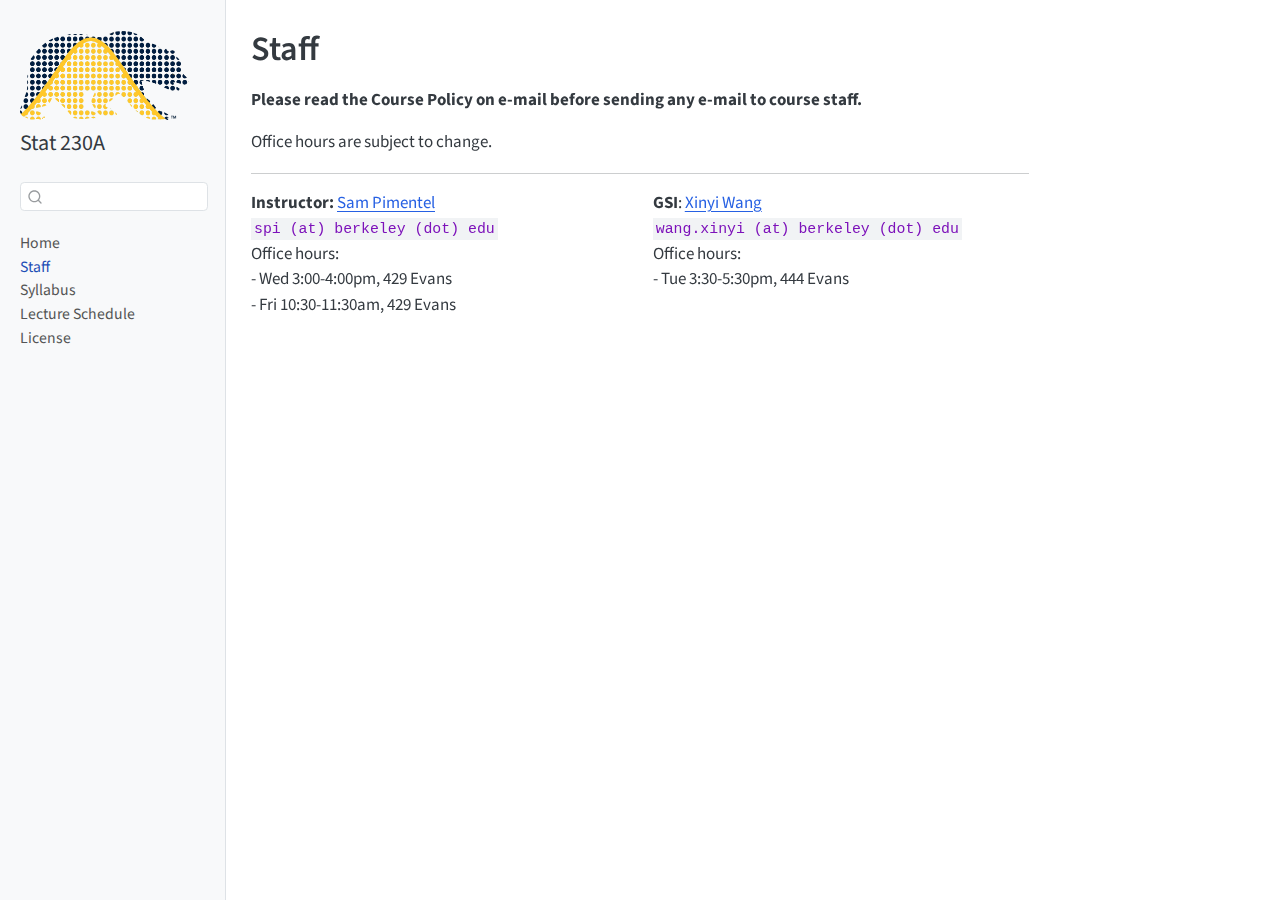
<file: staff.html>
<!DOCTYPE html>
<html xmlns="http://www.w3.org/1999/xhtml" lang="en" xml:lang="en"><head>

<meta charset="utf-8">
<meta name="generator" content="quarto-1.8.27">

<meta name="viewport" content="width=device-width, initial-scale=1.0, user-scalable=yes">


<title>Staff</title>
<style>
code{white-space: pre-wrap;}
span.smallcaps{font-variant: small-caps;}
div.columns{display: flex; gap: min(4vw, 1.5em);}
div.column{flex: auto; overflow-x: auto;}
div.hanging-indent{margin-left: 1.5em; text-indent: -1.5em;}
ul.task-list{list-style: none;}
ul.task-list li input[type="checkbox"] {
  width: 0.8em;
  margin: 0 0.8em 0.2em -1em; /* quarto-specific, see https://github.com/quarto-dev/quarto-cli/issues/4556 */ 
  vertical-align: middle;
}
</style>


<script src="site_libs/quarto-nav/quarto-nav.js"></script>
<script src="site_libs/quarto-nav/headroom.min.js"></script>
<script src="site_libs/clipboard/clipboard.min.js"></script>
<script src="site_libs/quarto-search/autocomplete.umd.js"></script>
<script src="site_libs/quarto-search/fuse.min.js"></script>
<script src="site_libs/quarto-search/quarto-search.js"></script>
<meta name="quarto:offset" content="./">
<script src="site_libs/quarto-html/quarto.js" type="module"></script>
<script src="site_libs/quarto-html/tabsets/tabsets.js" type="module"></script>
<script src="site_libs/quarto-html/axe/axe-check.js" type="module"></script>
<script src="site_libs/quarto-html/popper.min.js"></script>
<script src="site_libs/quarto-html/tippy.umd.min.js"></script>
<script src="site_libs/quarto-html/anchor.min.js"></script>
<link href="site_libs/quarto-html/tippy.css" rel="stylesheet">
<link href="site_libs/quarto-html/quarto-syntax-highlighting-ed96de9b727972fe78a7b5d16c58bf87.css" rel="stylesheet" id="quarto-text-highlighting-styles">
<script src="site_libs/bootstrap/bootstrap.min.js"></script>
<link href="site_libs/bootstrap/bootstrap-icons.css" rel="stylesheet">
<link href="site_libs/bootstrap/bootstrap-c30451789a0a2bcd5e941535c675cd30.min.css" rel="stylesheet" append-hash="true" id="quarto-bootstrap" data-mode="light">
<script id="quarto-search-options" type="application/json">{
  "location": "sidebar",
  "copy-button": false,
  "collapse-after": 3,
  "panel-placement": "start",
  "type": "textbox",
  "limit": 50,
  "keyboard-shortcut": [
    "f",
    "/",
    "s"
  ],
  "show-item-context": false,
  "language": {
    "search-no-results-text": "No results",
    "search-matching-documents-text": "matching documents",
    "search-copy-link-title": "Copy link to search",
    "search-hide-matches-text": "Hide additional matches",
    "search-more-match-text": "more match in this document",
    "search-more-matches-text": "more matches in this document",
    "search-clear-button-title": "Clear",
    "search-text-placeholder": "",
    "search-detached-cancel-button-title": "Cancel",
    "search-submit-button-title": "Submit",
    "search-label": "Search"
  }
}</script>
<script async="" src="https://www.googletagmanager.com/gtag/js?id=G-XV9VYHN1MF"></script>

<script type="text/javascript">

window.dataLayer = window.dataLayer || [];
function gtag(){dataLayer.push(arguments);}
gtag('js', new Date());
gtag('config', 'G-XV9VYHN1MF', { 'anonymize_ip': true});
</script>
<script async="" src="https://siteimproveanalytics.com/js/siteanalyze_6294756.js"></script>


<link rel="stylesheet" href="assets/styles.css">
</head>

<body class="nav-sidebar docked quarto-light">

<div id="quarto-search-results"></div>
  <header id="quarto-header" class="headroom fixed-top">
  <nav class="quarto-secondary-nav">
    <div class="container-fluid d-flex">
      <button type="button" class="quarto-btn-toggle btn" data-bs-toggle="collapse" role="button" data-bs-target=".quarto-sidebar-collapse-item" aria-controls="quarto-sidebar" aria-expanded="false" aria-label="Toggle sidebar navigation" onclick="if (window.quartoToggleHeadroom) { window.quartoToggleHeadroom(); }">
        <i class="bi bi-layout-text-sidebar-reverse"></i>
      </button>
        <nav class="quarto-page-breadcrumbs" aria-label="breadcrumb"><ol class="breadcrumb"><li class="breadcrumb-item"><a href="./staff.html">Staff</a></li></ol></nav>
        <a class="flex-grow-1" role="navigation" data-bs-toggle="collapse" data-bs-target=".quarto-sidebar-collapse-item" aria-controls="quarto-sidebar" aria-expanded="false" aria-label="Toggle sidebar navigation" onclick="if (window.quartoToggleHeadroom) { window.quartoToggleHeadroom(); }">      
        </a>
      <button type="button" class="btn quarto-search-button" aria-label="Search" onclick="window.quartoOpenSearch();">
        <i class="bi bi-search"></i>
      </button>
    </div>
  </nav>
</header>
<!-- content -->
<div id="quarto-content" class="quarto-container page-columns page-rows-contents page-layout-article">
<!-- sidebar -->
  <nav id="quarto-sidebar" class="sidebar collapse collapse-horizontal quarto-sidebar-collapse-item sidebar-navigation docked overflow-auto">
    <div class="pt-lg-2 mt-2 text-left sidebar-header sidebar-header-stacked">
      <a href="./index.html" class="sidebar-logo-link">
      <img src="./assets/stat_bear.png" alt="" class="sidebar-logo light-content py-0 d-lg-inline d-none">
      <img src="./assets/stat_bear.png" alt="" class="sidebar-logo dark-content py-0 d-lg-inline d-none">
      </a>
    <div class="sidebar-title mb-0 py-0">
      <a href="./">Stat 230A</a> 
    </div>
      </div>
        <div class="mt-2 flex-shrink-0 align-items-center">
        <div class="sidebar-search">
        <div id="quarto-search" class="" title="Search"></div>
        </div>
        </div>
    <div class="sidebar-menu-container"> 
    <ul class="list-unstyled mt-1">
        <li class="sidebar-item">
  <div class="sidebar-item-container"> 
  <a href="./index.html" class="sidebar-item-text sidebar-link">
 <span class="menu-text">Home</span></a>
  </div>
</li>
        <li class="sidebar-item">
  <div class="sidebar-item-container"> 
  <a href="./staff.html" class="sidebar-item-text sidebar-link active">
 <span class="menu-text">Staff</span></a>
  </div>
</li>
        <li class="sidebar-item">
  <div class="sidebar-item-container"> 
  <a href="./syllabus.html" class="sidebar-item-text sidebar-link">
 <span class="menu-text">Syllabus</span></a>
  </div>
</li>
        <li class="sidebar-item">
  <div class="sidebar-item-container"> 
  <a href="./schedule.html" class="sidebar-item-text sidebar-link">
 <span class="menu-text">Lecture Schedule</span></a>
  </div>
</li>
        <li class="sidebar-item">
  <div class="sidebar-item-container"> 
  <a href="./license.html" class="sidebar-item-text sidebar-link">
 <span class="menu-text">License</span></a>
  </div>
</li>
    </ul>
    </div>
</nav>
<div id="quarto-sidebar-glass" class="quarto-sidebar-collapse-item" data-bs-toggle="collapse" data-bs-target=".quarto-sidebar-collapse-item"></div>
<!-- margin-sidebar -->
    <div id="quarto-margin-sidebar" class="sidebar margin-sidebar zindex-bottom">
        
    </div>
<!-- main -->
<main class="content" id="quarto-document-content">

<header id="title-block-header" class="quarto-title-block default">
<div class="quarto-title">
<h1 class="title">Staff</h1>
</div>



<div class="quarto-title-meta">

    
  
    
  </div>
  


</header>


<p><strong>Please read the Course Policy on e-mail before sending any e-mail to course staff.</strong></p>
<p>Office hours are subject to change.</p>
<hr>
<div class="grid">
<div class="g-col-6">
<p><strong>Instructor:</strong> <a href="https://statistics.berkeley.edu/people/sam-pimentel" target="_blank">Sam Pimentel</a><br> <code>spi (at) berkeley (dot) edu</code><br> Office hours: <br> - Wed 3:00-4:00pm, 429 Evans<br> - Fri 10:30-11:30am, 429 Evans<br></p>
</div>
<div class="g-col-6">
<p><strong>GSI</strong>: <a href="https://statistics.berkeley.edu/people/xinyi-wang" target="_blank">Xinyi Wang</a><br> <code>wang.xinyi (at) berkeley (dot) edu</code><br> Office hours:<br> - Tue 3:30-5:30pm, 444 Evans<br></p>
</div>
</div>



</main> <!-- /main -->
<script id="quarto-html-after-body" type="application/javascript">
  window.document.addEventListener("DOMContentLoaded", function (event) {
    const icon = "";
    const anchorJS = new window.AnchorJS();
    anchorJS.options = {
      placement: 'right',
      icon: icon
    };
    anchorJS.add('.anchored');
    const isCodeAnnotation = (el) => {
      for (const clz of el.classList) {
        if (clz.startsWith('code-annotation-')) {                     
          return true;
        }
      }
      return false;
    }
    const onCopySuccess = function(e) {
      // button target
      const button = e.trigger;
      // don't keep focus
      button.blur();
      // flash "checked"
      button.classList.add('code-copy-button-checked');
      var currentTitle = button.getAttribute("title");
      button.setAttribute("title", "Copied!");
      let tooltip;
      if (window.bootstrap) {
        button.setAttribute("data-bs-toggle", "tooltip");
        button.setAttribute("data-bs-placement", "left");
        button.setAttribute("data-bs-title", "Copied!");
        tooltip = new bootstrap.Tooltip(button, 
          { trigger: "manual", 
            customClass: "code-copy-button-tooltip",
            offset: [0, -8]});
        tooltip.show();    
      }
      setTimeout(function() {
        if (tooltip) {
          tooltip.hide();
          button.removeAttribute("data-bs-title");
          button.removeAttribute("data-bs-toggle");
          button.removeAttribute("data-bs-placement");
        }
        button.setAttribute("title", currentTitle);
        button.classList.remove('code-copy-button-checked');
      }, 1000);
      // clear code selection
      e.clearSelection();
    }
    const getTextToCopy = function(trigger) {
      const outerScaffold = trigger.parentElement.cloneNode(true);
      const codeEl = outerScaffold.querySelector('code');
      for (const childEl of codeEl.children) {
        if (isCodeAnnotation(childEl)) {
          childEl.remove();
        }
      }
      return codeEl.innerText;
    }
    const clipboard = new window.ClipboardJS('.code-copy-button:not([data-in-quarto-modal])', {
      text: getTextToCopy
    });
    clipboard.on('success', onCopySuccess);
    if (window.document.getElementById('quarto-embedded-source-code-modal')) {
      const clipboardModal = new window.ClipboardJS('.code-copy-button[data-in-quarto-modal]', {
        text: getTextToCopy,
        container: window.document.getElementById('quarto-embedded-source-code-modal')
      });
      clipboardModal.on('success', onCopySuccess);
    }
      var localhostRegex = new RegExp(/^(?:http|https):\/\/localhost\:?[0-9]*\//);
      var mailtoRegex = new RegExp(/^mailto:/);
        var filterRegex = new RegExp("https:\/\/berkeley-stat230a\.github\.io\/spring-2026\/");
      var isInternal = (href) => {
          return filterRegex.test(href) || localhostRegex.test(href) || mailtoRegex.test(href);
      }
      // Inspect non-navigation links and adorn them if external
     var links = window.document.querySelectorAll('a[href]:not(.nav-link):not(.navbar-brand):not(.toc-action):not(.sidebar-link):not(.sidebar-item-toggle):not(.pagination-link):not(.no-external):not([aria-hidden]):not(.dropdown-item):not(.quarto-navigation-tool):not(.about-link)');
      for (var i=0; i<links.length; i++) {
        const link = links[i];
        if (!isInternal(link.href)) {
          // undo the damage that might have been done by quarto-nav.js in the case of
          // links that we want to consider external
          if (link.dataset.originalHref !== undefined) {
            link.href = link.dataset.originalHref;
          }
        }
      }
    function tippyHover(el, contentFn, onTriggerFn, onUntriggerFn) {
      const config = {
        allowHTML: true,
        maxWidth: 500,
        delay: 100,
        arrow: false,
        appendTo: function(el) {
            return el.parentElement;
        },
        interactive: true,
        interactiveBorder: 10,
        theme: 'quarto',
        placement: 'bottom-start',
      };
      if (contentFn) {
        config.content = contentFn;
      }
      if (onTriggerFn) {
        config.onTrigger = onTriggerFn;
      }
      if (onUntriggerFn) {
        config.onUntrigger = onUntriggerFn;
      }
      window.tippy(el, config); 
    }
    const noterefs = window.document.querySelectorAll('a[role="doc-noteref"]');
    for (var i=0; i<noterefs.length; i++) {
      const ref = noterefs[i];
      tippyHover(ref, function() {
        // use id or data attribute instead here
        let href = ref.getAttribute('data-footnote-href') || ref.getAttribute('href');
        try { href = new URL(href).hash; } catch {}
        const id = href.replace(/^#\/?/, "");
        const note = window.document.getElementById(id);
        if (note) {
          return note.innerHTML;
        } else {
          return "";
        }
      });
    }
    const xrefs = window.document.querySelectorAll('a.quarto-xref');
    const processXRef = (id, note) => {
      // Strip column container classes
      const stripColumnClz = (el) => {
        el.classList.remove("page-full", "page-columns");
        if (el.children) {
          for (const child of el.children) {
            stripColumnClz(child);
          }
        }
      }
      stripColumnClz(note)
      if (id === null || id.startsWith('sec-')) {
        // Special case sections, only their first couple elements
        const container = document.createElement("div");
        if (note.children && note.children.length > 2) {
          container.appendChild(note.children[0].cloneNode(true));
          for (let i = 1; i < note.children.length; i++) {
            const child = note.children[i];
            if (child.tagName === "P" && child.innerText === "") {
              continue;
            } else {
              container.appendChild(child.cloneNode(true));
              break;
            }
          }
          if (window.Quarto?.typesetMath) {
            window.Quarto.typesetMath(container);
          }
          return container.innerHTML
        } else {
          if (window.Quarto?.typesetMath) {
            window.Quarto.typesetMath(note);
          }
          return note.innerHTML;
        }
      } else {
        // Remove any anchor links if they are present
        const anchorLink = note.querySelector('a.anchorjs-link');
        if (anchorLink) {
          anchorLink.remove();
        }
        if (window.Quarto?.typesetMath) {
          window.Quarto.typesetMath(note);
        }
        if (note.classList.contains("callout")) {
          return note.outerHTML;
        } else {
          return note.innerHTML;
        }
      }
    }
    for (var i=0; i<xrefs.length; i++) {
      const xref = xrefs[i];
      tippyHover(xref, undefined, function(instance) {
        instance.disable();
        let url = xref.getAttribute('href');
        let hash = undefined; 
        if (url.startsWith('#')) {
          hash = url;
        } else {
          try { hash = new URL(url).hash; } catch {}
        }
        if (hash) {
          const id = hash.replace(/^#\/?/, "");
          const note = window.document.getElementById(id);
          if (note !== null) {
            try {
              const html = processXRef(id, note.cloneNode(true));
              instance.setContent(html);
            } finally {
              instance.enable();
              instance.show();
            }
          } else {
            // See if we can fetch this
            fetch(url.split('#')[0])
            .then(res => res.text())
            .then(html => {
              const parser = new DOMParser();
              const htmlDoc = parser.parseFromString(html, "text/html");
              const note = htmlDoc.getElementById(id);
              if (note !== null) {
                const html = processXRef(id, note);
                instance.setContent(html);
              } 
            }).finally(() => {
              instance.enable();
              instance.show();
            });
          }
        } else {
          // See if we can fetch a full url (with no hash to target)
          // This is a special case and we should probably do some content thinning / targeting
          fetch(url)
          .then(res => res.text())
          .then(html => {
            const parser = new DOMParser();
            const htmlDoc = parser.parseFromString(html, "text/html");
            const note = htmlDoc.querySelector('main.content');
            if (note !== null) {
              // This should only happen for chapter cross references
              // (since there is no id in the URL)
              // remove the first header
              if (note.children.length > 0 && note.children[0].tagName === "HEADER") {
                note.children[0].remove();
              }
              const html = processXRef(null, note);
              instance.setContent(html);
            } 
          }).finally(() => {
            instance.enable();
            instance.show();
          });
        }
      }, function(instance) {
      });
    }
        let selectedAnnoteEl;
        const selectorForAnnotation = ( cell, annotation) => {
          let cellAttr = 'data-code-cell="' + cell + '"';
          let lineAttr = 'data-code-annotation="' +  annotation + '"';
          const selector = 'span[' + cellAttr + '][' + lineAttr + ']';
          return selector;
        }
        const selectCodeLines = (annoteEl) => {
          const doc = window.document;
          const targetCell = annoteEl.getAttribute("data-target-cell");
          const targetAnnotation = annoteEl.getAttribute("data-target-annotation");
          const annoteSpan = window.document.querySelector(selectorForAnnotation(targetCell, targetAnnotation));
          const lines = annoteSpan.getAttribute("data-code-lines").split(",");
          const lineIds = lines.map((line) => {
            return targetCell + "-" + line;
          })
          let top = null;
          let height = null;
          let parent = null;
          if (lineIds.length > 0) {
              //compute the position of the single el (top and bottom and make a div)
              const el = window.document.getElementById(lineIds[0]);
              top = el.offsetTop;
              height = el.offsetHeight;
              parent = el.parentElement.parentElement;
            if (lineIds.length > 1) {
              const lastEl = window.document.getElementById(lineIds[lineIds.length - 1]);
              const bottom = lastEl.offsetTop + lastEl.offsetHeight;
              height = bottom - top;
            }
            if (top !== null && height !== null && parent !== null) {
              // cook up a div (if necessary) and position it 
              let div = window.document.getElementById("code-annotation-line-highlight");
              if (div === null) {
                div = window.document.createElement("div");
                div.setAttribute("id", "code-annotation-line-highlight");
                div.style.position = 'absolute';
                parent.appendChild(div);
              }
              div.style.top = top - 2 + "px";
              div.style.height = height + 4 + "px";
              div.style.left = 0;
              let gutterDiv = window.document.getElementById("code-annotation-line-highlight-gutter");
              if (gutterDiv === null) {
                gutterDiv = window.document.createElement("div");
                gutterDiv.setAttribute("id", "code-annotation-line-highlight-gutter");
                gutterDiv.style.position = 'absolute';
                const codeCell = window.document.getElementById(targetCell);
                const gutter = codeCell.querySelector('.code-annotation-gutter');
                gutter.appendChild(gutterDiv);
              }
              gutterDiv.style.top = top - 2 + "px";
              gutterDiv.style.height = height + 4 + "px";
            }
            selectedAnnoteEl = annoteEl;
          }
        };
        const unselectCodeLines = () => {
          const elementsIds = ["code-annotation-line-highlight", "code-annotation-line-highlight-gutter"];
          elementsIds.forEach((elId) => {
            const div = window.document.getElementById(elId);
            if (div) {
              div.remove();
            }
          });
          selectedAnnoteEl = undefined;
        };
          // Handle positioning of the toggle
      window.addEventListener(
        "resize",
        throttle(() => {
          elRect = undefined;
          if (selectedAnnoteEl) {
            selectCodeLines(selectedAnnoteEl);
          }
        }, 10)
      );
      function throttle(fn, ms) {
      let throttle = false;
      let timer;
        return (...args) => {
          if(!throttle) { // first call gets through
              fn.apply(this, args);
              throttle = true;
          } else { // all the others get throttled
              if(timer) clearTimeout(timer); // cancel #2
              timer = setTimeout(() => {
                fn.apply(this, args);
                timer = throttle = false;
              }, ms);
          }
        };
      }
        // Attach click handler to the DT
        const annoteDls = window.document.querySelectorAll('dt[data-target-cell]');
        for (const annoteDlNode of annoteDls) {
          annoteDlNode.addEventListener('click', (event) => {
            const clickedEl = event.target;
            if (clickedEl !== selectedAnnoteEl) {
              unselectCodeLines();
              const activeEl = window.document.querySelector('dt[data-target-cell].code-annotation-active');
              if (activeEl) {
                activeEl.classList.remove('code-annotation-active');
              }
              selectCodeLines(clickedEl);
              clickedEl.classList.add('code-annotation-active');
            } else {
              // Unselect the line
              unselectCodeLines();
              clickedEl.classList.remove('code-annotation-active');
            }
          });
        }
    const findCites = (el) => {
      const parentEl = el.parentElement;
      if (parentEl) {
        const cites = parentEl.dataset.cites;
        if (cites) {
          return {
            el,
            cites: cites.split(' ')
          };
        } else {
          return findCites(el.parentElement)
        }
      } else {
        return undefined;
      }
    };
    var bibliorefs = window.document.querySelectorAll('a[role="doc-biblioref"]');
    for (var i=0; i<bibliorefs.length; i++) {
      const ref = bibliorefs[i];
      const citeInfo = findCites(ref);
      if (citeInfo) {
        tippyHover(citeInfo.el, function() {
          var popup = window.document.createElement('div');
          citeInfo.cites.forEach(function(cite) {
            var citeDiv = window.document.createElement('div');
            citeDiv.classList.add('hanging-indent');
            citeDiv.classList.add('csl-entry');
            var biblioDiv = window.document.getElementById('ref-' + cite);
            if (biblioDiv) {
              citeDiv.innerHTML = biblioDiv.innerHTML;
            }
            popup.appendChild(citeDiv);
          });
          return popup.innerHTML;
        });
      }
    }
  });
  </script>
</div> <!-- /content -->




</body></html>
</file>
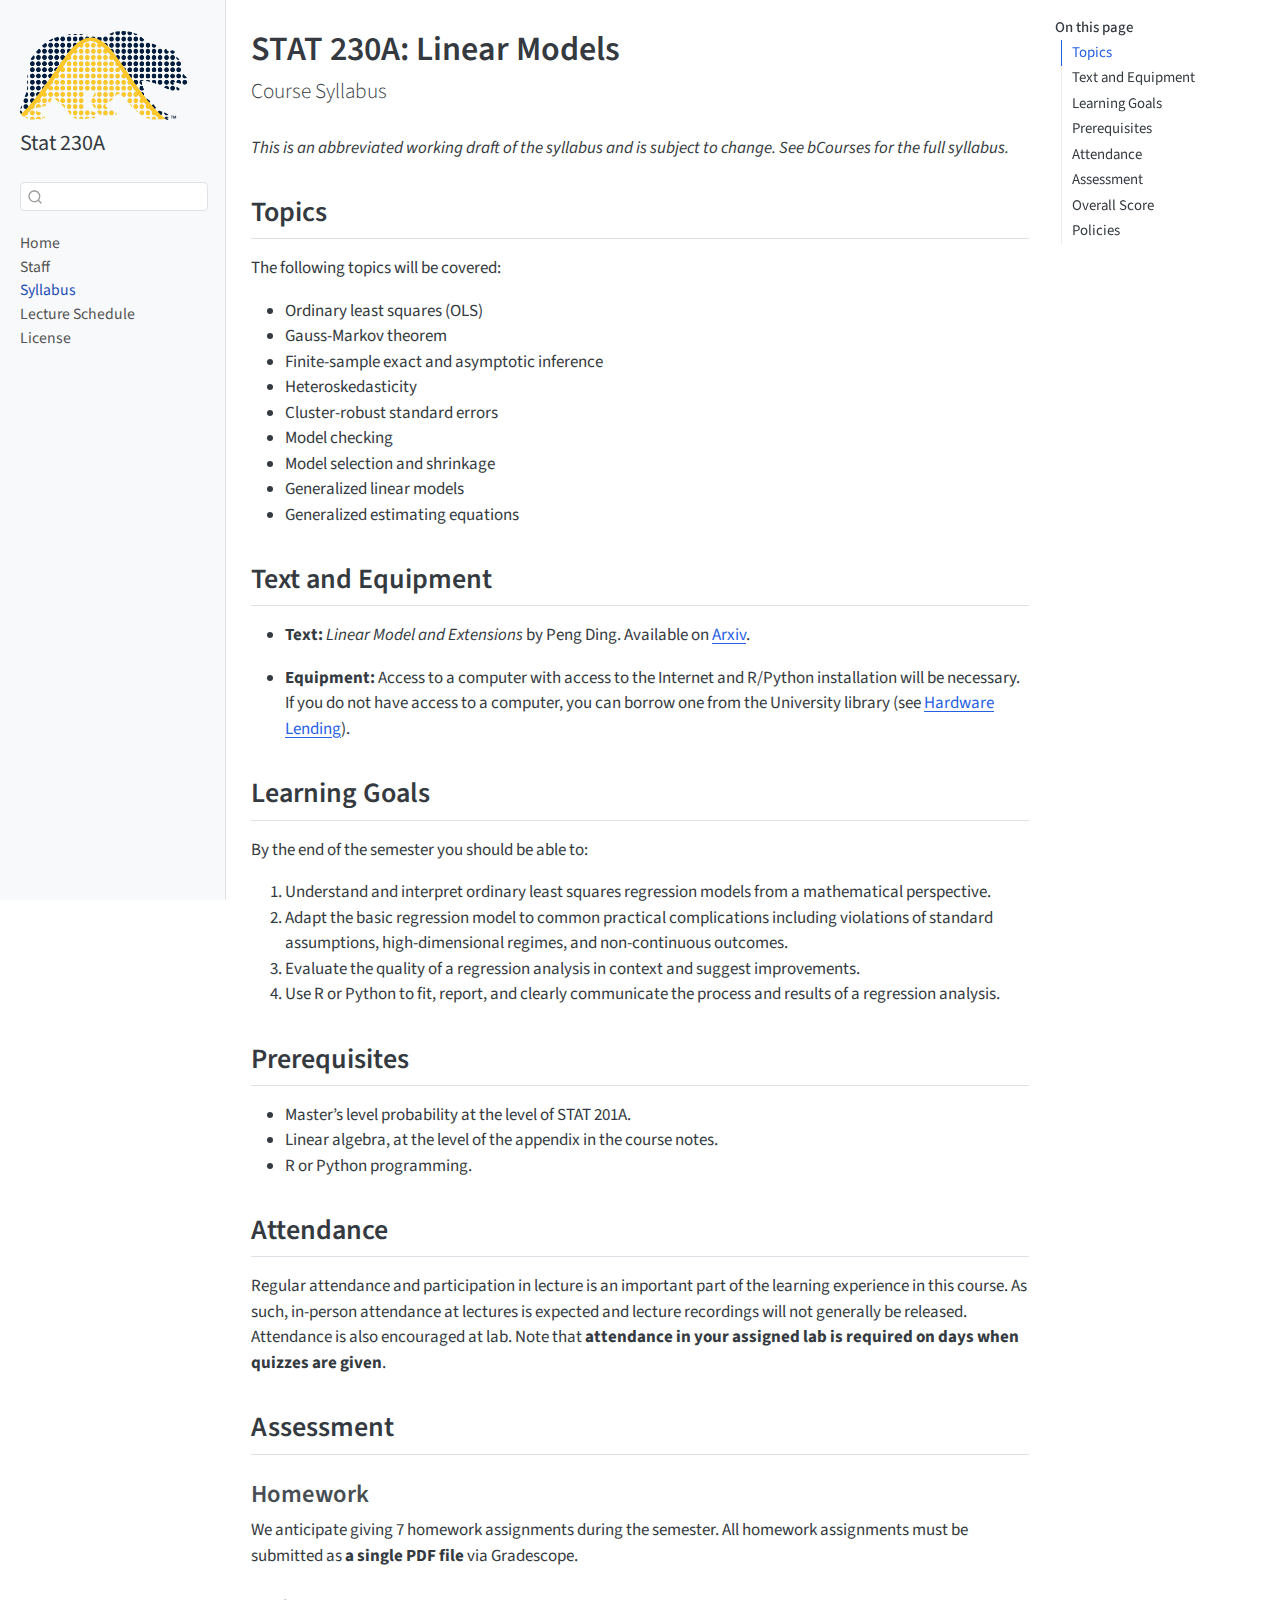
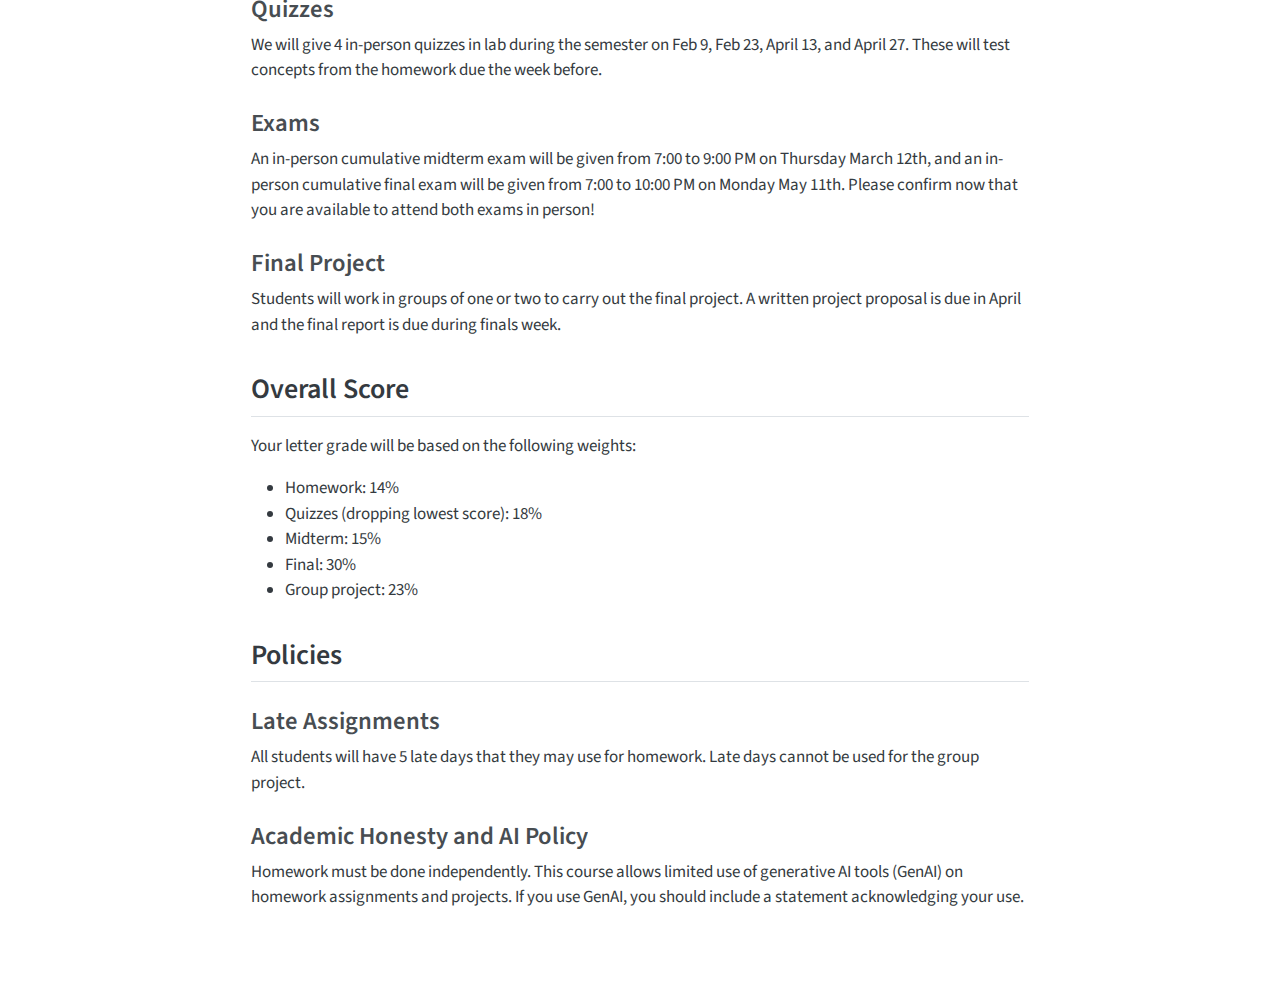
<file: syllabus.html>
<!DOCTYPE html>
<html xmlns="http://www.w3.org/1999/xhtml" lang="en" xml:lang="en"><head>

<meta charset="utf-8">
<meta name="generator" content="quarto-1.8.27">

<meta name="viewport" content="width=device-width, initial-scale=1.0, user-scalable=yes">


<title>STAT 230A: Linear Models</title>
<style>
code{white-space: pre-wrap;}
span.smallcaps{font-variant: small-caps;}
div.columns{display: flex; gap: min(4vw, 1.5em);}
div.column{flex: auto; overflow-x: auto;}
div.hanging-indent{margin-left: 1.5em; text-indent: -1.5em;}
ul.task-list{list-style: none;}
ul.task-list li input[type="checkbox"] {
  width: 0.8em;
  margin: 0 0.8em 0.2em -1em; /* quarto-specific, see https://github.com/quarto-dev/quarto-cli/issues/4556 */ 
  vertical-align: middle;
}
</style>


<script src="site_libs/quarto-nav/quarto-nav.js"></script>
<script src="site_libs/quarto-nav/headroom.min.js"></script>
<script src="site_libs/clipboard/clipboard.min.js"></script>
<script src="site_libs/quarto-search/autocomplete.umd.js"></script>
<script src="site_libs/quarto-search/fuse.min.js"></script>
<script src="site_libs/quarto-search/quarto-search.js"></script>
<meta name="quarto:offset" content="./">
<script src="site_libs/quarto-html/quarto.js" type="module"></script>
<script src="site_libs/quarto-html/tabsets/tabsets.js" type="module"></script>
<script src="site_libs/quarto-html/axe/axe-check.js" type="module"></script>
<script src="site_libs/quarto-html/popper.min.js"></script>
<script src="site_libs/quarto-html/tippy.umd.min.js"></script>
<script src="site_libs/quarto-html/anchor.min.js"></script>
<link href="site_libs/quarto-html/tippy.css" rel="stylesheet">
<link href="site_libs/quarto-html/quarto-syntax-highlighting-ed96de9b727972fe78a7b5d16c58bf87.css" rel="stylesheet" id="quarto-text-highlighting-styles">
<script src="site_libs/bootstrap/bootstrap.min.js"></script>
<link href="site_libs/bootstrap/bootstrap-icons.css" rel="stylesheet">
<link href="site_libs/bootstrap/bootstrap-c30451789a0a2bcd5e941535c675cd30.min.css" rel="stylesheet" append-hash="true" id="quarto-bootstrap" data-mode="light">
<script id="quarto-search-options" type="application/json">{
  "location": "sidebar",
  "copy-button": false,
  "collapse-after": 3,
  "panel-placement": "start",
  "type": "textbox",
  "limit": 50,
  "keyboard-shortcut": [
    "f",
    "/",
    "s"
  ],
  "show-item-context": false,
  "language": {
    "search-no-results-text": "No results",
    "search-matching-documents-text": "matching documents",
    "search-copy-link-title": "Copy link to search",
    "search-hide-matches-text": "Hide additional matches",
    "search-more-match-text": "more match in this document",
    "search-more-matches-text": "more matches in this document",
    "search-clear-button-title": "Clear",
    "search-text-placeholder": "",
    "search-detached-cancel-button-title": "Cancel",
    "search-submit-button-title": "Submit",
    "search-label": "Search"
  }
}</script>
<script async="" src="https://www.googletagmanager.com/gtag/js?id=G-XV9VYHN1MF"></script>

<script type="text/javascript">

window.dataLayer = window.dataLayer || [];
function gtag(){dataLayer.push(arguments);}
gtag('js', new Date());
gtag('config', 'G-XV9VYHN1MF', { 'anonymize_ip': true});
</script>
<script async="" src="https://siteimproveanalytics.com/js/siteanalyze_6294756.js"></script>


<link rel="stylesheet" href="assets/styles.css">
</head>

<body class="nav-sidebar docked quarto-light">

<div id="quarto-search-results"></div>
  <header id="quarto-header" class="headroom fixed-top">
  <nav class="quarto-secondary-nav">
    <div class="container-fluid d-flex">
      <button type="button" class="quarto-btn-toggle btn" data-bs-toggle="collapse" role="button" data-bs-target=".quarto-sidebar-collapse-item" aria-controls="quarto-sidebar" aria-expanded="false" aria-label="Toggle sidebar navigation" onclick="if (window.quartoToggleHeadroom) { window.quartoToggleHeadroom(); }">
        <i class="bi bi-layout-text-sidebar-reverse"></i>
      </button>
        <nav class="quarto-page-breadcrumbs" aria-label="breadcrumb"><ol class="breadcrumb"><li class="breadcrumb-item"><a href="./syllabus.html">Syllabus</a></li></ol></nav>
        <a class="flex-grow-1" role="navigation" data-bs-toggle="collapse" data-bs-target=".quarto-sidebar-collapse-item" aria-controls="quarto-sidebar" aria-expanded="false" aria-label="Toggle sidebar navigation" onclick="if (window.quartoToggleHeadroom) { window.quartoToggleHeadroom(); }">      
        </a>
      <button type="button" class="btn quarto-search-button" aria-label="Search" onclick="window.quartoOpenSearch();">
        <i class="bi bi-search"></i>
      </button>
    </div>
  </nav>
</header>
<!-- content -->
<div id="quarto-content" class="quarto-container page-columns page-rows-contents page-layout-article">
<!-- sidebar -->
  <nav id="quarto-sidebar" class="sidebar collapse collapse-horizontal quarto-sidebar-collapse-item sidebar-navigation docked overflow-auto">
    <div class="pt-lg-2 mt-2 text-left sidebar-header sidebar-header-stacked">
      <a href="./index.html" class="sidebar-logo-link">
      <img src="./assets/stat_bear.png" alt="" class="sidebar-logo light-content py-0 d-lg-inline d-none">
      <img src="./assets/stat_bear.png" alt="" class="sidebar-logo dark-content py-0 d-lg-inline d-none">
      </a>
    <div class="sidebar-title mb-0 py-0">
      <a href="./">Stat 230A</a> 
    </div>
      </div>
        <div class="mt-2 flex-shrink-0 align-items-center">
        <div class="sidebar-search">
        <div id="quarto-search" class="" title="Search"></div>
        </div>
        </div>
    <div class="sidebar-menu-container"> 
    <ul class="list-unstyled mt-1">
        <li class="sidebar-item">
  <div class="sidebar-item-container"> 
  <a href="./index.html" class="sidebar-item-text sidebar-link">
 <span class="menu-text">Home</span></a>
  </div>
</li>
        <li class="sidebar-item">
  <div class="sidebar-item-container"> 
  <a href="./staff.html" class="sidebar-item-text sidebar-link">
 <span class="menu-text">Staff</span></a>
  </div>
</li>
        <li class="sidebar-item">
  <div class="sidebar-item-container"> 
  <a href="./syllabus.html" class="sidebar-item-text sidebar-link active">
 <span class="menu-text">Syllabus</span></a>
  </div>
</li>
        <li class="sidebar-item">
  <div class="sidebar-item-container"> 
  <a href="./schedule.html" class="sidebar-item-text sidebar-link">
 <span class="menu-text">Lecture Schedule</span></a>
  </div>
</li>
        <li class="sidebar-item">
  <div class="sidebar-item-container"> 
  <a href="./license.html" class="sidebar-item-text sidebar-link">
 <span class="menu-text">License</span></a>
  </div>
</li>
    </ul>
    </div>
</nav>
<div id="quarto-sidebar-glass" class="quarto-sidebar-collapse-item" data-bs-toggle="collapse" data-bs-target=".quarto-sidebar-collapse-item"></div>
<!-- margin-sidebar -->
    <div id="quarto-margin-sidebar" class="sidebar margin-sidebar">
        <nav id="TOC" role="doc-toc" class="toc-active">
    <h2 id="toc-title">On this page</h2>
   
  <ul>
  <li><a href="#topics" id="toc-topics" class="nav-link active" data-scroll-target="#topics">Topics</a></li>
  <li><a href="#text-and-equipment" id="toc-text-and-equipment" class="nav-link" data-scroll-target="#text-and-equipment">Text and Equipment</a></li>
  <li><a href="#learning-goals" id="toc-learning-goals" class="nav-link" data-scroll-target="#learning-goals">Learning Goals</a></li>
  <li><a href="#prerequisites" id="toc-prerequisites" class="nav-link" data-scroll-target="#prerequisites">Prerequisites</a></li>
  <li><a href="#attendance" id="toc-attendance" class="nav-link" data-scroll-target="#attendance">Attendance</a></li>
  <li><a href="#assessment" id="toc-assessment" class="nav-link" data-scroll-target="#assessment">Assessment</a>
  <ul class="collapse">
  <li><a href="#homework" id="toc-homework" class="nav-link" data-scroll-target="#homework">Homework</a></li>
  <li><a href="#quizzes" id="toc-quizzes" class="nav-link" data-scroll-target="#quizzes">Quizzes</a></li>
  <li><a href="#exams" id="toc-exams" class="nav-link" data-scroll-target="#exams">Exams</a></li>
  <li><a href="#final-project" id="toc-final-project" class="nav-link" data-scroll-target="#final-project">Final Project</a></li>
  </ul></li>
  <li><a href="#overall-score" id="toc-overall-score" class="nav-link" data-scroll-target="#overall-score">Overall Score</a></li>
  <li><a href="#policies" id="toc-policies" class="nav-link" data-scroll-target="#policies">Policies</a>
  <ul class="collapse">
  <li><a href="#late-assignments" id="toc-late-assignments" class="nav-link" data-scroll-target="#late-assignments">Late Assignments</a></li>
  <li><a href="#academic-honesty-and-ai-policy" id="toc-academic-honesty-and-ai-policy" class="nav-link" data-scroll-target="#academic-honesty-and-ai-policy">Academic Honesty and AI Policy</a></li>
  </ul></li>
  </ul>
</nav>
    </div>
<!-- main -->
<main class="content" id="quarto-document-content">

<header id="title-block-header" class="quarto-title-block default">
<div class="quarto-title">
<h1 class="title">STAT 230A: Linear Models</h1>
<p class="subtitle lead">Course Syllabus</p>
</div>



<div class="quarto-title-meta">

    
  
    
  </div>
  


</header>


<p><em>This is an abbreviated working draft of the syllabus and is subject to change. See bCourses for the full syllabus.</em></p>
<section id="topics" class="level2">
<h2 class="anchored" data-anchor-id="topics">Topics</h2>
<p>The following topics will be covered:</p>
<ul>
<li>Ordinary least squares (OLS)</li>
<li>Gauss-Markov theorem</li>
<li>Finite-sample exact and asymptotic inference</li>
<li>Heteroskedasticity</li>
<li>Cluster-robust standard errors</li>
<li>Model checking</li>
<li>Model selection and shrinkage</li>
<li>Generalized linear models</li>
<li>Generalized estimating equations</li>
</ul>
</section>
<section id="text-and-equipment" class="level2">
<h2 class="anchored" data-anchor-id="text-and-equipment">Text and Equipment</h2>
<ul>
<li><p><strong>Text:</strong> <em>Linear Model and Extensions</em> by Peng Ding. Available on <a href="https://arxiv.org/pdf/2401.00649">Arxiv</a>.</p></li>
<li><p><strong>Equipment:</strong> Access to a computer with access to the Internet and R/Python installation will be necessary. If you do not have access to a computer, you can borrow one from the University library (see <a href="https://studenttech.berkeley.edu/hardware-lending">Hardware Lending</a>).</p></li>
</ul>
</section>
<section id="learning-goals" class="level2">
<h2 class="anchored" data-anchor-id="learning-goals">Learning Goals</h2>
<p>By the end of the semester you should be able to:</p>
<ol type="1">
<li>Understand and interpret ordinary least squares regression models from a mathematical perspective.</li>
<li>Adapt the basic regression model to common practical complications including violations of standard assumptions, high-dimensional regimes, and non-continuous outcomes.</li>
<li>Evaluate the quality of a regression analysis in context and suggest improvements.</li>
<li>Use R or Python to fit, report, and clearly communicate the process and results of a regression analysis.</li>
</ol>
</section>
<section id="prerequisites" class="level2">
<h2 class="anchored" data-anchor-id="prerequisites">Prerequisites</h2>
<ul>
<li>Master’s level probability at the level of STAT 201A.</li>
<li>Linear algebra, at the level of the appendix in the course notes.</li>
<li>R or Python programming.</li>
</ul>
</section>
<section id="attendance" class="level2">
<h2 class="anchored" data-anchor-id="attendance">Attendance</h2>
<p>Regular attendance and participation in lecture is an important part of the learning experience in this course. As such, in-person attendance at lectures is expected and lecture recordings will not generally be released. Attendance is also encouraged at lab. Note that <strong>attendance in your assigned lab is required on days when quizzes are given</strong>.</p>
</section>
<section id="assessment" class="level2">
<h2 class="anchored" data-anchor-id="assessment">Assessment</h2>
<section id="homework" class="level3">
<h3 class="anchored" data-anchor-id="homework">Homework</h3>
<p>We anticipate giving 7 homework assignments during the semester. All homework assignments must be submitted as <strong>a single PDF file</strong> via Gradescope.</p>
</section>
<section id="quizzes" class="level3">
<h3 class="anchored" data-anchor-id="quizzes">Quizzes</h3>
<p>We will give 4 in-person quizzes in lab during the semester on Feb 9, Feb 23, April 13, and April 27. These will test concepts from the homework due the week before.</p>
</section>
<section id="exams" class="level3">
<h3 class="anchored" data-anchor-id="exams">Exams</h3>
<p>An in-person cumulative midterm exam will be given from 7:00 to 9:00 PM on Thursday March 12th, and an in-person cumulative final exam will be given from 7:00 to 10:00 PM on Monday May 11th. Please confirm now that you are available to attend both exams in person!</p>
</section>
<section id="final-project" class="level3">
<h3 class="anchored" data-anchor-id="final-project">Final Project</h3>
<p>Students will work in groups of one or two to carry out the final project. A written project proposal is due in April and the final report is due during finals week.</p>
</section>
</section>
<section id="overall-score" class="level2">
<h2 class="anchored" data-anchor-id="overall-score">Overall Score</h2>
<p>Your letter grade will be based on the following weights:</p>
<ul>
<li>Homework: 14%</li>
<li>Quizzes (dropping lowest score): 18%</li>
<li>Midterm: 15%</li>
<li>Final: 30%</li>
<li>Group project: 23%</li>
</ul>
</section>
<section id="policies" class="level2">
<h2 class="anchored" data-anchor-id="policies">Policies</h2>
<section id="late-assignments" class="level3">
<h3 class="anchored" data-anchor-id="late-assignments">Late Assignments</h3>
<p>All students will have 5 late days that they may use for homework. Late days cannot be used for the group project.</p>
</section>
<section id="academic-honesty-and-ai-policy" class="level3">
<h3 class="anchored" data-anchor-id="academic-honesty-and-ai-policy">Academic Honesty and AI Policy</h3>
<p>Homework must be done independently. This course allows limited use of generative AI tools (GenAI) on homework assignments and projects. If you use GenAI, you should include a statement acknowledging your use.</p>


</section>
</section>

</main> <!-- /main -->
<script id="quarto-html-after-body" type="application/javascript">
  window.document.addEventListener("DOMContentLoaded", function (event) {
    const icon = "";
    const anchorJS = new window.AnchorJS();
    anchorJS.options = {
      placement: 'right',
      icon: icon
    };
    anchorJS.add('.anchored');
    const isCodeAnnotation = (el) => {
      for (const clz of el.classList) {
        if (clz.startsWith('code-annotation-')) {                     
          return true;
        }
      }
      return false;
    }
    const onCopySuccess = function(e) {
      // button target
      const button = e.trigger;
      // don't keep focus
      button.blur();
      // flash "checked"
      button.classList.add('code-copy-button-checked');
      var currentTitle = button.getAttribute("title");
      button.setAttribute("title", "Copied!");
      let tooltip;
      if (window.bootstrap) {
        button.setAttribute("data-bs-toggle", "tooltip");
        button.setAttribute("data-bs-placement", "left");
        button.setAttribute("data-bs-title", "Copied!");
        tooltip = new bootstrap.Tooltip(button, 
          { trigger: "manual", 
            customClass: "code-copy-button-tooltip",
            offset: [0, -8]});
        tooltip.show();    
      }
      setTimeout(function() {
        if (tooltip) {
          tooltip.hide();
          button.removeAttribute("data-bs-title");
          button.removeAttribute("data-bs-toggle");
          button.removeAttribute("data-bs-placement");
        }
        button.setAttribute("title", currentTitle);
        button.classList.remove('code-copy-button-checked');
      }, 1000);
      // clear code selection
      e.clearSelection();
    }
    const getTextToCopy = function(trigger) {
      const outerScaffold = trigger.parentElement.cloneNode(true);
      const codeEl = outerScaffold.querySelector('code');
      for (const childEl of codeEl.children) {
        if (isCodeAnnotation(childEl)) {
          childEl.remove();
        }
      }
      return codeEl.innerText;
    }
    const clipboard = new window.ClipboardJS('.code-copy-button:not([data-in-quarto-modal])', {
      text: getTextToCopy
    });
    clipboard.on('success', onCopySuccess);
    if (window.document.getElementById('quarto-embedded-source-code-modal')) {
      const clipboardModal = new window.ClipboardJS('.code-copy-button[data-in-quarto-modal]', {
        text: getTextToCopy,
        container: window.document.getElementById('quarto-embedded-source-code-modal')
      });
      clipboardModal.on('success', onCopySuccess);
    }
      var localhostRegex = new RegExp(/^(?:http|https):\/\/localhost\:?[0-9]*\//);
      var mailtoRegex = new RegExp(/^mailto:/);
        var filterRegex = new RegExp("https:\/\/berkeley-stat230a\.github\.io\/spring-2026\/");
      var isInternal = (href) => {
          return filterRegex.test(href) || localhostRegex.test(href) || mailtoRegex.test(href);
      }
      // Inspect non-navigation links and adorn them if external
     var links = window.document.querySelectorAll('a[href]:not(.nav-link):not(.navbar-brand):not(.toc-action):not(.sidebar-link):not(.sidebar-item-toggle):not(.pagination-link):not(.no-external):not([aria-hidden]):not(.dropdown-item):not(.quarto-navigation-tool):not(.about-link)');
      for (var i=0; i<links.length; i++) {
        const link = links[i];
        if (!isInternal(link.href)) {
          // undo the damage that might have been done by quarto-nav.js in the case of
          // links that we want to consider external
          if (link.dataset.originalHref !== undefined) {
            link.href = link.dataset.originalHref;
          }
        }
      }
    function tippyHover(el, contentFn, onTriggerFn, onUntriggerFn) {
      const config = {
        allowHTML: true,
        maxWidth: 500,
        delay: 100,
        arrow: false,
        appendTo: function(el) {
            return el.parentElement;
        },
        interactive: true,
        interactiveBorder: 10,
        theme: 'quarto',
        placement: 'bottom-start',
      };
      if (contentFn) {
        config.content = contentFn;
      }
      if (onTriggerFn) {
        config.onTrigger = onTriggerFn;
      }
      if (onUntriggerFn) {
        config.onUntrigger = onUntriggerFn;
      }
      window.tippy(el, config); 
    }
    const noterefs = window.document.querySelectorAll('a[role="doc-noteref"]');
    for (var i=0; i<noterefs.length; i++) {
      const ref = noterefs[i];
      tippyHover(ref, function() {
        // use id or data attribute instead here
        let href = ref.getAttribute('data-footnote-href') || ref.getAttribute('href');
        try { href = new URL(href).hash; } catch {}
        const id = href.replace(/^#\/?/, "");
        const note = window.document.getElementById(id);
        if (note) {
          return note.innerHTML;
        } else {
          return "";
        }
      });
    }
    const xrefs = window.document.querySelectorAll('a.quarto-xref');
    const processXRef = (id, note) => {
      // Strip column container classes
      const stripColumnClz = (el) => {
        el.classList.remove("page-full", "page-columns");
        if (el.children) {
          for (const child of el.children) {
            stripColumnClz(child);
          }
        }
      }
      stripColumnClz(note)
      if (id === null || id.startsWith('sec-')) {
        // Special case sections, only their first couple elements
        const container = document.createElement("div");
        if (note.children && note.children.length > 2) {
          container.appendChild(note.children[0].cloneNode(true));
          for (let i = 1; i < note.children.length; i++) {
            const child = note.children[i];
            if (child.tagName === "P" && child.innerText === "") {
              continue;
            } else {
              container.appendChild(child.cloneNode(true));
              break;
            }
          }
          if (window.Quarto?.typesetMath) {
            window.Quarto.typesetMath(container);
          }
          return container.innerHTML
        } else {
          if (window.Quarto?.typesetMath) {
            window.Quarto.typesetMath(note);
          }
          return note.innerHTML;
        }
      } else {
        // Remove any anchor links if they are present
        const anchorLink = note.querySelector('a.anchorjs-link');
        if (anchorLink) {
          anchorLink.remove();
        }
        if (window.Quarto?.typesetMath) {
          window.Quarto.typesetMath(note);
        }
        if (note.classList.contains("callout")) {
          return note.outerHTML;
        } else {
          return note.innerHTML;
        }
      }
    }
    for (var i=0; i<xrefs.length; i++) {
      const xref = xrefs[i];
      tippyHover(xref, undefined, function(instance) {
        instance.disable();
        let url = xref.getAttribute('href');
        let hash = undefined; 
        if (url.startsWith('#')) {
          hash = url;
        } else {
          try { hash = new URL(url).hash; } catch {}
        }
        if (hash) {
          const id = hash.replace(/^#\/?/, "");
          const note = window.document.getElementById(id);
          if (note !== null) {
            try {
              const html = processXRef(id, note.cloneNode(true));
              instance.setContent(html);
            } finally {
              instance.enable();
              instance.show();
            }
          } else {
            // See if we can fetch this
            fetch(url.split('#')[0])
            .then(res => res.text())
            .then(html => {
              const parser = new DOMParser();
              const htmlDoc = parser.parseFromString(html, "text/html");
              const note = htmlDoc.getElementById(id);
              if (note !== null) {
                const html = processXRef(id, note);
                instance.setContent(html);
              } 
            }).finally(() => {
              instance.enable();
              instance.show();
            });
          }
        } else {
          // See if we can fetch a full url (with no hash to target)
          // This is a special case and we should probably do some content thinning / targeting
          fetch(url)
          .then(res => res.text())
          .then(html => {
            const parser = new DOMParser();
            const htmlDoc = parser.parseFromString(html, "text/html");
            const note = htmlDoc.querySelector('main.content');
            if (note !== null) {
              // This should only happen for chapter cross references
              // (since there is no id in the URL)
              // remove the first header
              if (note.children.length > 0 && note.children[0].tagName === "HEADER") {
                note.children[0].remove();
              }
              const html = processXRef(null, note);
              instance.setContent(html);
            } 
          }).finally(() => {
            instance.enable();
            instance.show();
          });
        }
      }, function(instance) {
      });
    }
        let selectedAnnoteEl;
        const selectorForAnnotation = ( cell, annotation) => {
          let cellAttr = 'data-code-cell="' + cell + '"';
          let lineAttr = 'data-code-annotation="' +  annotation + '"';
          const selector = 'span[' + cellAttr + '][' + lineAttr + ']';
          return selector;
        }
        const selectCodeLines = (annoteEl) => {
          const doc = window.document;
          const targetCell = annoteEl.getAttribute("data-target-cell");
          const targetAnnotation = annoteEl.getAttribute("data-target-annotation");
          const annoteSpan = window.document.querySelector(selectorForAnnotation(targetCell, targetAnnotation));
          const lines = annoteSpan.getAttribute("data-code-lines").split(",");
          const lineIds = lines.map((line) => {
            return targetCell + "-" + line;
          })
          let top = null;
          let height = null;
          let parent = null;
          if (lineIds.length > 0) {
              //compute the position of the single el (top and bottom and make a div)
              const el = window.document.getElementById(lineIds[0]);
              top = el.offsetTop;
              height = el.offsetHeight;
              parent = el.parentElement.parentElement;
            if (lineIds.length > 1) {
              const lastEl = window.document.getElementById(lineIds[lineIds.length - 1]);
              const bottom = lastEl.offsetTop + lastEl.offsetHeight;
              height = bottom - top;
            }
            if (top !== null && height !== null && parent !== null) {
              // cook up a div (if necessary) and position it 
              let div = window.document.getElementById("code-annotation-line-highlight");
              if (div === null) {
                div = window.document.createElement("div");
                div.setAttribute("id", "code-annotation-line-highlight");
                div.style.position = 'absolute';
                parent.appendChild(div);
              }
              div.style.top = top - 2 + "px";
              div.style.height = height + 4 + "px";
              div.style.left = 0;
              let gutterDiv = window.document.getElementById("code-annotation-line-highlight-gutter");
              if (gutterDiv === null) {
                gutterDiv = window.document.createElement("div");
                gutterDiv.setAttribute("id", "code-annotation-line-highlight-gutter");
                gutterDiv.style.position = 'absolute';
                const codeCell = window.document.getElementById(targetCell);
                const gutter = codeCell.querySelector('.code-annotation-gutter');
                gutter.appendChild(gutterDiv);
              }
              gutterDiv.style.top = top - 2 + "px";
              gutterDiv.style.height = height + 4 + "px";
            }
            selectedAnnoteEl = annoteEl;
          }
        };
        const unselectCodeLines = () => {
          const elementsIds = ["code-annotation-line-highlight", "code-annotation-line-highlight-gutter"];
          elementsIds.forEach((elId) => {
            const div = window.document.getElementById(elId);
            if (div) {
              div.remove();
            }
          });
          selectedAnnoteEl = undefined;
        };
          // Handle positioning of the toggle
      window.addEventListener(
        "resize",
        throttle(() => {
          elRect = undefined;
          if (selectedAnnoteEl) {
            selectCodeLines(selectedAnnoteEl);
          }
        }, 10)
      );
      function throttle(fn, ms) {
      let throttle = false;
      let timer;
        return (...args) => {
          if(!throttle) { // first call gets through
              fn.apply(this, args);
              throttle = true;
          } else { // all the others get throttled
              if(timer) clearTimeout(timer); // cancel #2
              timer = setTimeout(() => {
                fn.apply(this, args);
                timer = throttle = false;
              }, ms);
          }
        };
      }
        // Attach click handler to the DT
        const annoteDls = window.document.querySelectorAll('dt[data-target-cell]');
        for (const annoteDlNode of annoteDls) {
          annoteDlNode.addEventListener('click', (event) => {
            const clickedEl = event.target;
            if (clickedEl !== selectedAnnoteEl) {
              unselectCodeLines();
              const activeEl = window.document.querySelector('dt[data-target-cell].code-annotation-active');
              if (activeEl) {
                activeEl.classList.remove('code-annotation-active');
              }
              selectCodeLines(clickedEl);
              clickedEl.classList.add('code-annotation-active');
            } else {
              // Unselect the line
              unselectCodeLines();
              clickedEl.classList.remove('code-annotation-active');
            }
          });
        }
    const findCites = (el) => {
      const parentEl = el.parentElement;
      if (parentEl) {
        const cites = parentEl.dataset.cites;
        if (cites) {
          return {
            el,
            cites: cites.split(' ')
          };
        } else {
          return findCites(el.parentElement)
        }
      } else {
        return undefined;
      }
    };
    var bibliorefs = window.document.querySelectorAll('a[role="doc-biblioref"]');
    for (var i=0; i<bibliorefs.length; i++) {
      const ref = bibliorefs[i];
      const citeInfo = findCites(ref);
      if (citeInfo) {
        tippyHover(citeInfo.el, function() {
          var popup = window.document.createElement('div');
          citeInfo.cites.forEach(function(cite) {
            var citeDiv = window.document.createElement('div');
            citeDiv.classList.add('hanging-indent');
            citeDiv.classList.add('csl-entry');
            var biblioDiv = window.document.getElementById('ref-' + cite);
            if (biblioDiv) {
              citeDiv.innerHTML = biblioDiv.innerHTML;
            }
            popup.appendChild(citeDiv);
          });
          return popup.innerHTML;
        });
      }
    }
  });
  </script>
</div> <!-- /content -->




</body></html>
</file>
<file: site_libs/quarto-html/tippy.css>
.tippy-box[data-animation=fade][data-state=hidden]{opacity:0}[data-tippy-root]{max-width:calc(100vw - 10px)}.tippy-box{position:relative;background-color:#333;color:#fff;border-radius:4px;font-size:14px;line-height:1.4;white-space:normal;outline:0;transition-property:transform,visibility,opacity}.tippy-box[data-placement^=top]>.tippy-arrow{bottom:0}.tippy-box[data-placement^=top]>.tippy-arrow:before{bottom:-7px;left:0;border-width:8px 8px 0;border-top-color:initial;transform-origin:center top}.tippy-box[data-placement^=bottom]>.tippy-arrow{top:0}.tippy-box[data-placement^=bottom]>.tippy-arrow:before{top:-7px;left:0;border-width:0 8px 8px;border-bottom-color:initial;transform-origin:center bottom}.tippy-box[data-placement^=left]>.tippy-arrow{right:0}.tippy-box[data-placement^=left]>.tippy-arrow:before{border-width:8px 0 8px 8px;border-left-color:initial;right:-7px;transform-origin:center left}.tippy-box[data-placement^=right]>.tippy-arrow{left:0}.tippy-box[data-placement^=right]>.tippy-arrow:before{left:-7px;border-width:8px 8px 8px 0;border-right-color:initial;transform-origin:center right}.tippy-box[data-inertia][data-state=visible]{transition-timing-function:cubic-bezier(.54,1.5,.38,1.11)}.tippy-arrow{width:16px;height:16px;color:#333}.tippy-arrow:before{content:"";position:absolute;border-color:transparent;border-style:solid}.tippy-content{position:relative;padding:5px 9px;z-index:1}
</file>
<file: site_libs/quarto-html/quarto-syntax-highlighting-ed96de9b727972fe78a7b5d16c58bf87.css>
/* quarto syntax highlight colors */
:root {
  --quarto-hl-ot-color: #003B4F;
  --quarto-hl-at-color: #657422;
  --quarto-hl-ss-color: #20794D;
  --quarto-hl-an-color: #5E5E5E;
  --quarto-hl-fu-color: #4758AB;
  --quarto-hl-st-color: #20794D;
  --quarto-hl-cf-color: #003B4F;
  --quarto-hl-op-color: #5E5E5E;
  --quarto-hl-er-color: #AD0000;
  --quarto-hl-bn-color: #AD0000;
  --quarto-hl-al-color: #AD0000;
  --quarto-hl-va-color: #111111;
  --quarto-hl-bu-color: inherit;
  --quarto-hl-ex-color: inherit;
  --quarto-hl-pp-color: #AD0000;
  --quarto-hl-in-color: #5E5E5E;
  --quarto-hl-vs-color: #20794D;
  --quarto-hl-wa-color: #5E5E5E;
  --quarto-hl-do-color: #5E5E5E;
  --quarto-hl-im-color: #00769E;
  --quarto-hl-ch-color: #20794D;
  --quarto-hl-dt-color: #AD0000;
  --quarto-hl-fl-color: #AD0000;
  --quarto-hl-co-color: #5E5E5E;
  --quarto-hl-cv-color: #5E5E5E;
  --quarto-hl-cn-color: #8f5902;
  --quarto-hl-sc-color: #5E5E5E;
  --quarto-hl-dv-color: #AD0000;
  --quarto-hl-kw-color: #003B4F;
}

/* other quarto variables */
:root {
  --quarto-font-monospace: SFMono-Regular, Menlo, Monaco, Consolas, "Liberation Mono", "Courier New", monospace;
}

/* syntax highlight based on Pandoc's rules */
pre > code.sourceCode > span {
  color: #003B4F;
}

code.sourceCode > span {
  color: #003B4F;
}

div.sourceCode,
div.sourceCode pre.sourceCode {
  color: #003B4F;
}

/* Normal */
code span {
  color: #003B4F;
}

/* Alert */
code span.al {
  color: #AD0000;
  font-style: inherit;
}

/* Annotation */
code span.an {
  color: #5E5E5E;
  font-style: inherit;
}

/* Attribute */
code span.at {
  color: #657422;
  font-style: inherit;
}

/* BaseN */
code span.bn {
  color: #AD0000;
  font-style: inherit;
}

/* BuiltIn */
code span.bu {
  font-style: inherit;
}

/* ControlFlow */
code span.cf {
  color: #003B4F;
  font-weight: bold;
  font-style: inherit;
}

/* Char */
code span.ch {
  color: #20794D;
  font-style: inherit;
}

/* Constant */
code span.cn {
  color: #8f5902;
  font-style: inherit;
}

/* Comment */
code span.co {
  color: #5E5E5E;
  font-style: inherit;
}

/* CommentVar */
code span.cv {
  color: #5E5E5E;
  font-style: italic;
}

/* Documentation */
code span.do {
  color: #5E5E5E;
  font-style: italic;
}

/* DataType */
code span.dt {
  color: #AD0000;
  font-style: inherit;
}

/* DecVal */
code span.dv {
  color: #AD0000;
  font-style: inherit;
}

/* Error */
code span.er {
  color: #AD0000;
  font-style: inherit;
}

/* Extension */
code span.ex {
  font-style: inherit;
}

/* Float */
code span.fl {
  color: #AD0000;
  font-style: inherit;
}

/* Function */
code span.fu {
  color: #4758AB;
  font-style: inherit;
}

/* Import */
code span.im {
  color: #00769E;
  font-style: inherit;
}

/* Information */
code span.in {
  color: #5E5E5E;
  font-style: inherit;
}

/* Keyword */
code span.kw {
  color: #003B4F;
  font-weight: bold;
  font-style: inherit;
}

/* Operator */
code span.op {
  color: #5E5E5E;
  font-style: inherit;
}

/* Other */
code span.ot {
  color: #003B4F;
  font-style: inherit;
}

/* Preprocessor */
code span.pp {
  color: #AD0000;
  font-style: inherit;
}

/* SpecialChar */
code span.sc {
  color: #5E5E5E;
  font-style: inherit;
}

/* SpecialString */
code span.ss {
  color: #20794D;
  font-style: inherit;
}

/* String */
code span.st {
  color: #20794D;
  font-style: inherit;
}

/* Variable */
code span.va {
  color: #111111;
  font-style: inherit;
}

/* VerbatimString */
code span.vs {
  color: #20794D;
  font-style: inherit;
}

/* Warning */
code span.wa {
  color: #5E5E5E;
  font-style: italic;
}

.prevent-inlining {
  content: "</";
}

/*# sourceMappingURL=0920dd6d7437995b8cdf7429764427b1.css.map */
</file>
<file: assets/styles.css>
.label {
    border-radius: 9px;
    padding: 5px;
    color: white;
}

.label-Lecture { background-color: #4767FF}
.label-Participation { background-color:  #7A77B9}
.label-Lab { background-color: #C82DC6}
.label-Homework { background-color: #E62100}


th {
    width: 10%;
}

td:first-of-type {
    width: 10%;
}

td:last-of-type {
    width: 80%;
}

table {
    border: 2px solid;
}

button > a {
    color: white;
    text-decoration: none;
}

button {
    border: none;
}

.border {
  color:#069;
  font-weight: bold;
}
</file>
